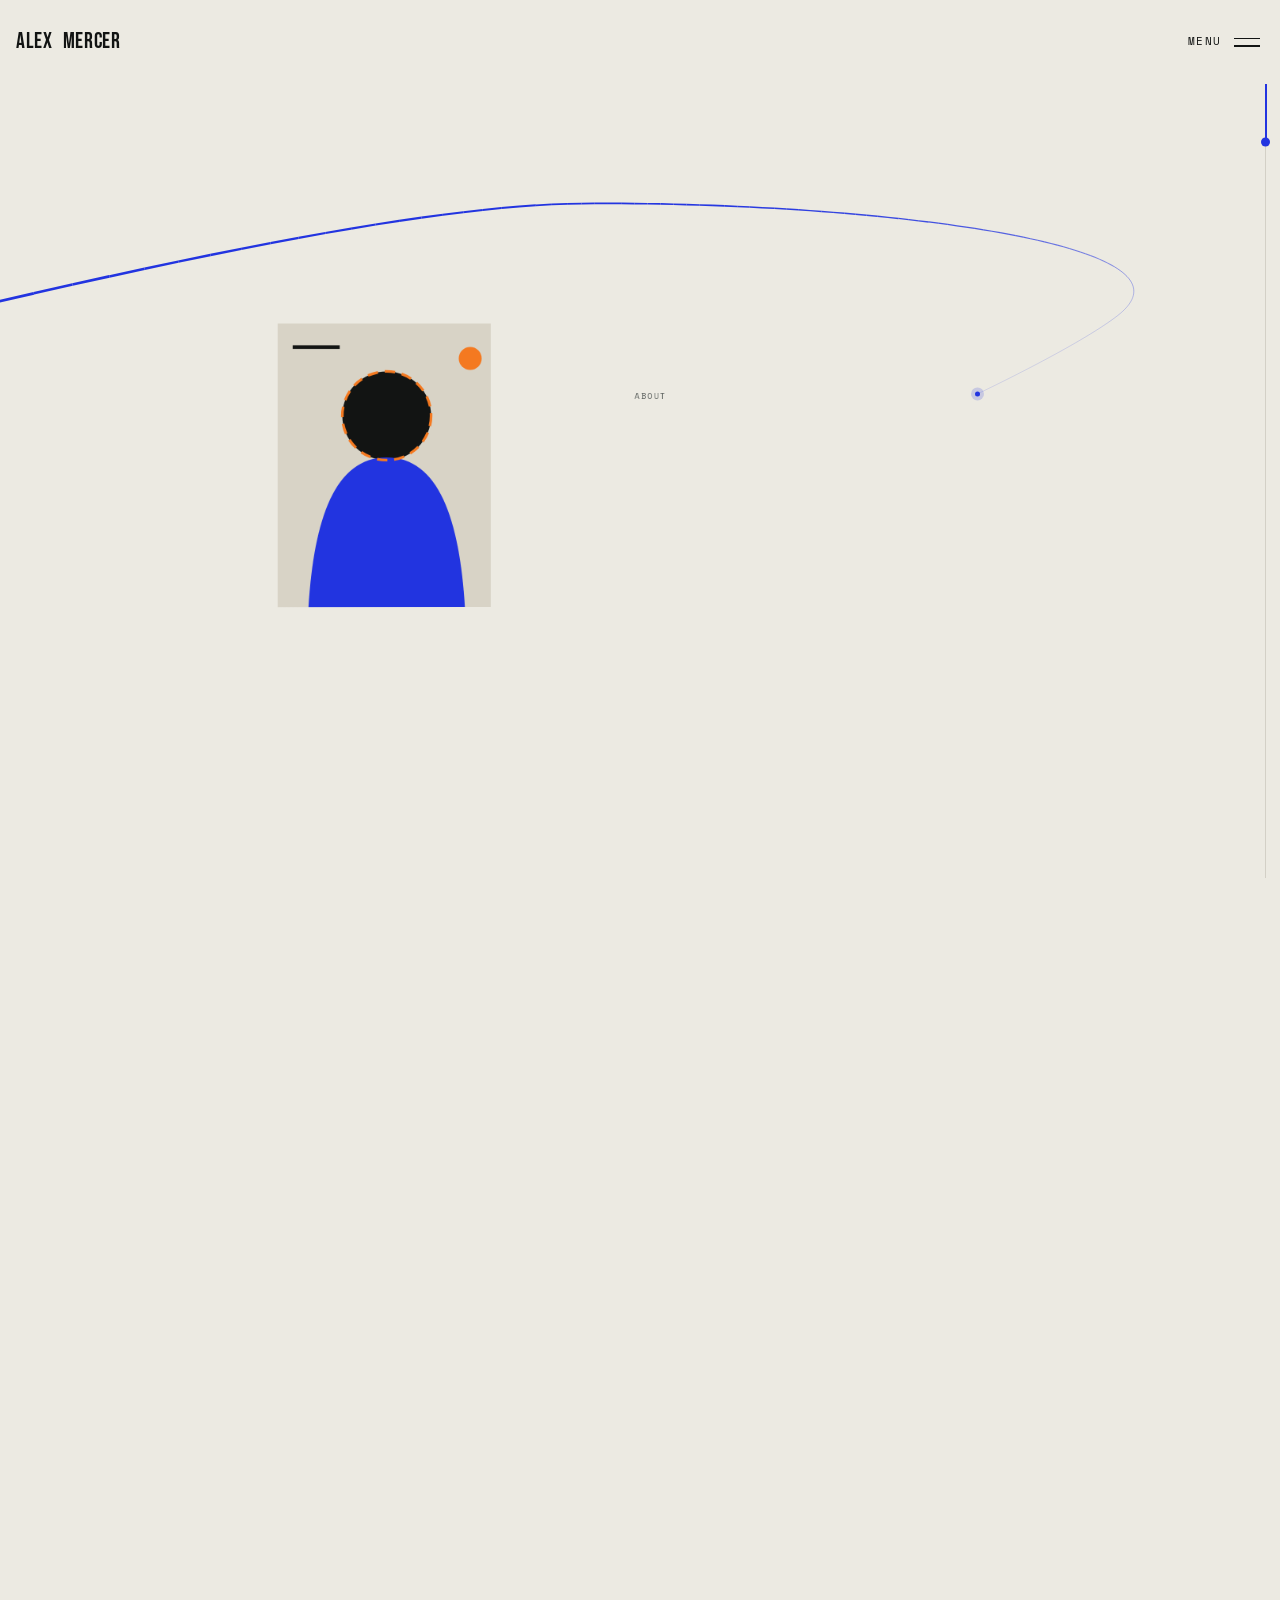
<file: docs/index.html>
<!DOCTYPE html>
<html lang="en-US">
<head>
<meta charset="UTF-8" />
<meta name="viewport" content="width=device-width, initial-scale=1" />
<link rel="profile" href="https://gmpg.org/xfn/11" />
<title>Alex Mercer</title>
<meta name='robots' content='max-image-preview:large' />
<link rel='dns-prefetch' href='http://fonts.googleapis.com/' />
<link rel="alternate" type="application/rss+xml" title="Alex Mercer &raquo; Feed" href="feed/index.html" />
<link rel="alternate" type="application/rss+xml" title="Alex Mercer &raquo; Comments Feed" href="comments/feed/index.html" />
<style id="wp-img-auto-sizes-contain-inline-css">
img:is([sizes=auto i],[sizes^="auto," i]){contain-intrinsic-size:3000px 1500px}
/*# sourceURL=wp-img-auto-sizes-contain-inline-css */
</style>
<style id="wp-emoji-styles-inline-css">

	img.wp-smiley, img.emoji {
		display: inline !important;
		border: none !important;
		box-shadow: none !important;
		height: 1em !important;
		width: 1em !important;
		margin: 0 0.07em !important;
		vertical-align: -0.1em !important;
		background: none !important;
		padding: 0 !important;
	}
/*# sourceURL=wp-emoji-styles-inline-css */
</style>
<style id="wp-block-library-inline-css">
:root{--wp-block-synced-color:#7a00df;--wp-block-synced-color--rgb:122,0,223;--wp-bound-block-color:var(--wp-block-synced-color);--wp-editor-canvas-background:#ddd;--wp-admin-theme-color:#007cba;--wp-admin-theme-color--rgb:0,124,186;--wp-admin-theme-color-darker-10:#006ba1;--wp-admin-theme-color-darker-10--rgb:0,107,160.5;--wp-admin-theme-color-darker-20:#005a87;--wp-admin-theme-color-darker-20--rgb:0,90,135;--wp-admin-border-width-focus:2px}@media (min-resolution:192dpi){:root{--wp-admin-border-width-focus:1.5px}}.wp-element-button{cursor:pointer}:root .has-very-light-gray-background-color{background-color:#eee}:root .has-very-dark-gray-background-color{background-color:#313131}:root .has-very-light-gray-color{color:#eee}:root .has-very-dark-gray-color{color:#313131}:root .has-vivid-green-cyan-to-vivid-cyan-blue-gradient-background{background:linear-gradient(135deg,#00d084,#0693e3)}:root .has-purple-crush-gradient-background{background:linear-gradient(135deg,#34e2e4,#4721fb 50%,#ab1dfe)}:root .has-hazy-dawn-gradient-background{background:linear-gradient(135deg,#faaca8,#dad0ec)}:root .has-subdued-olive-gradient-background{background:linear-gradient(135deg,#fafae1,#67a671)}:root .has-atomic-cream-gradient-background{background:linear-gradient(135deg,#fdd79a,#004a59)}:root .has-nightshade-gradient-background{background:linear-gradient(135deg,#330968,#31cdcf)}:root .has-midnight-gradient-background{background:linear-gradient(135deg,#020381,#2874fc)}:root{--wp--preset--font-size--normal:16px;--wp--preset--font-size--huge:42px}.has-regular-font-size{font-size:1em}.has-larger-font-size{font-size:2.625em}.has-normal-font-size{font-size:var(--wp--preset--font-size--normal)}.has-huge-font-size{font-size:var(--wp--preset--font-size--huge)}:root .has-text-align-center{text-align:center}:root .has-text-align-left{text-align:left}:root .has-text-align-right{text-align:right}.has-fit-text{white-space:nowrap!important}#end-resizable-editor-section{display:none}.aligncenter{clear:both}.items-justified-left{justify-content:flex-start}.items-justified-center{justify-content:center}.items-justified-right{justify-content:flex-end}.items-justified-space-between{justify-content:space-between}.screen-reader-text{word-wrap:normal!important;border:0;clip-path:inset(50%);height:1px;margin:-1px;overflow:hidden;padding:0;position:absolute;width:1px;word-break:normal!important}.screen-reader-text:focus{background-color:#ddd;clip-path:none;color:#444;display:block;font-size:1em;height:auto;left:5px;line-height:normal;padding:15px 23px 14px;text-decoration:none;top:5px;width:auto;z-index:100000}html :where(.has-border-color){border-style:solid}html :where([style^=border-color],[style*=";border-color"],[style*="; border-color"]){border-style:solid}html :where([style^=border-top-color],[style*=";border-top-color"],[style*="; border-top-color"]){border-top-style:solid}html :where([style^=border-right-color],[style*=";border-right-color"],[style*="; border-right-color"]){border-right-style:solid}html :where([style^=border-bottom-color],[style*=";border-bottom-color"],[style*="; border-bottom-color"]){border-bottom-style:solid}html :where([style^=border-left-color],[style*=";border-left-color"],[style*="; border-left-color"]){border-left-style:solid}html :where([style^=border-width],[style*=";border-width"],[style*="; border-width"]){border-style:solid}html :where([style^=border-top-width],[style*=";border-top-width"],[style*="; border-top-width"]){border-top-style:solid}html :where([style^=border-right-width],[style*=";border-right-width"],[style*="; border-right-width"]){border-right-style:solid}html :where([style^=border-bottom-width],[style*=";border-bottom-width"],[style*="; border-bottom-width"]){border-bottom-style:solid}html :where([style^=border-left-width],[style*=";border-left-width"],[style*="; border-left-width"]){border-left-style:solid}html :where(img[class*=wp-image-]){height:auto;max-width:100%}:where(figure){margin:0 0 1em}html :where(.is-position-sticky){--wp-admin--admin-bar--position-offset:var(--wp-admin--admin-bar--height,0px)}@media screen and (max-width:600px){html :where(.is-position-sticky){--wp-admin--admin-bar--position-offset:0px}}

/*# sourceURL=/wp-includes/css/dist/block-library/common.min.css */
</style>
<style id="classic-theme-styles-inline-css">
/*! This file is auto-generated */
.wp-block-button__link{color:#fff;background-color:#32373c;border-radius:9999px;box-shadow:none;text-decoration:none;padding:calc(.667em + 2px) calc(1.333em + 2px);font-size:1.125em}.wp-block-file__button{background:#32373c;color:#fff;text-decoration:none}
/*# sourceURL=/wp-includes/css/classic-themes.min.css */
</style>

<style id="global-styles-inline-css">
:root{--wp--preset--aspect-ratio--square: 1;--wp--preset--aspect-ratio--4-3: 4/3;--wp--preset--aspect-ratio--3-4: 3/4;--wp--preset--aspect-ratio--3-2: 3/2;--wp--preset--aspect-ratio--2-3: 2/3;--wp--preset--aspect-ratio--16-9: 16/9;--wp--preset--aspect-ratio--9-16: 9/16;--wp--preset--color--black: #000000;--wp--preset--color--cyan-bluish-gray: #abb8c3;--wp--preset--color--white: #ffffff;--wp--preset--color--pale-pink: #f78da7;--wp--preset--color--vivid-red: #cf2e2e;--wp--preset--color--luminous-vivid-orange: #ff6900;--wp--preset--color--luminous-vivid-amber: #fcb900;--wp--preset--color--light-green-cyan: #7bdcb5;--wp--preset--color--vivid-green-cyan: #00d084;--wp--preset--color--pale-cyan-blue: #8ed1fc;--wp--preset--color--vivid-cyan-blue: #0693e3;--wp--preset--color--vivid-purple: #9b51e0;--wp--preset--gradient--vivid-cyan-blue-to-vivid-purple: linear-gradient(135deg,rgb(6,147,227) 0%,rgb(155,81,224) 100%);--wp--preset--gradient--light-green-cyan-to-vivid-green-cyan: linear-gradient(135deg,rgb(122,220,180) 0%,rgb(0,208,130) 100%);--wp--preset--gradient--luminous-vivid-amber-to-luminous-vivid-orange: linear-gradient(135deg,rgb(252,185,0) 0%,rgb(255,105,0) 100%);--wp--preset--gradient--luminous-vivid-orange-to-vivid-red: linear-gradient(135deg,rgb(255,105,0) 0%,rgb(207,46,46) 100%);--wp--preset--gradient--very-light-gray-to-cyan-bluish-gray: linear-gradient(135deg,rgb(238,238,238) 0%,rgb(169,184,195) 100%);--wp--preset--gradient--cool-to-warm-spectrum: linear-gradient(135deg,rgb(74,234,220) 0%,rgb(151,120,209) 20%,rgb(207,42,186) 40%,rgb(238,44,130) 60%,rgb(251,105,98) 80%,rgb(254,248,76) 100%);--wp--preset--gradient--blush-light-purple: linear-gradient(135deg,rgb(255,206,236) 0%,rgb(152,150,240) 100%);--wp--preset--gradient--blush-bordeaux: linear-gradient(135deg,rgb(254,205,165) 0%,rgb(254,45,45) 50%,rgb(107,0,62) 100%);--wp--preset--gradient--luminous-dusk: linear-gradient(135deg,rgb(255,203,112) 0%,rgb(199,81,192) 50%,rgb(65,88,208) 100%);--wp--preset--gradient--pale-ocean: linear-gradient(135deg,rgb(255,245,203) 0%,rgb(182,227,212) 50%,rgb(51,167,181) 100%);--wp--preset--gradient--electric-grass: linear-gradient(135deg,rgb(202,248,128) 0%,rgb(113,206,126) 100%);--wp--preset--gradient--midnight: linear-gradient(135deg,rgb(2,3,129) 0%,rgb(40,116,252) 100%);--wp--preset--font-size--small: 13px;--wp--preset--font-size--medium: 20px;--wp--preset--font-size--large: 36px;--wp--preset--font-size--x-large: 42px;--wp--preset--spacing--20: 0.44rem;--wp--preset--spacing--30: 0.67rem;--wp--preset--spacing--40: 1rem;--wp--preset--spacing--50: 1.5rem;--wp--preset--spacing--60: 2.25rem;--wp--preset--spacing--70: 3.38rem;--wp--preset--spacing--80: 5.06rem;--wp--preset--shadow--natural: 6px 6px 9px rgba(0, 0, 0, 0.2);--wp--preset--shadow--deep: 12px 12px 50px rgba(0, 0, 0, 0.4);--wp--preset--shadow--sharp: 6px 6px 0px rgba(0, 0, 0, 0.2);--wp--preset--shadow--outlined: 6px 6px 0px -3px rgb(255, 255, 255), 6px 6px rgb(0, 0, 0);--wp--preset--shadow--crisp: 6px 6px 0px rgb(0, 0, 0);}.wp-block-button{--wp--preset--dimension--25: 25%;--wp--preset--dimension--50: 50%;--wp--preset--dimension--75: 75%;--wp--preset--dimension--100: 100%;}:where(body) { margin: 0; }:where(.is-layout-flex){gap: 0.5em;}:where(.is-layout-grid){gap: 0.5em;}body .is-layout-flex{display: flex;}.is-layout-flex{flex-wrap: wrap;align-items: center;}.is-layout-flex > :is(*, div){margin: 0;}body .is-layout-grid{display: grid;}.is-layout-grid > :is(*, div){margin: 0;}body{padding-top: 0px;padding-right: 0px;padding-bottom: 0px;padding-left: 0px;}:root :where(.wp-element-button, .wp-block-button__link){background-color: #32373c;border-width: 0;color: #fff;font-family: inherit;font-size: inherit;font-style: inherit;font-weight: inherit;letter-spacing: inherit;line-height: inherit;padding-top: calc(0.667em + 2px);padding-right: calc(1.333em + 2px);padding-bottom: calc(0.667em + 2px);padding-left: calc(1.333em + 2px);text-decoration: none;text-transform: inherit;}.has-black-color{color: var(--wp--preset--color--black) !important;}.has-cyan-bluish-gray-color{color: var(--wp--preset--color--cyan-bluish-gray) !important;}.has-white-color{color: var(--wp--preset--color--white) !important;}.has-pale-pink-color{color: var(--wp--preset--color--pale-pink) !important;}.has-vivid-red-color{color: var(--wp--preset--color--vivid-red) !important;}.has-luminous-vivid-orange-color{color: var(--wp--preset--color--luminous-vivid-orange) !important;}.has-luminous-vivid-amber-color{color: var(--wp--preset--color--luminous-vivid-amber) !important;}.has-light-green-cyan-color{color: var(--wp--preset--color--light-green-cyan) !important;}.has-vivid-green-cyan-color{color: var(--wp--preset--color--vivid-green-cyan) !important;}.has-pale-cyan-blue-color{color: var(--wp--preset--color--pale-cyan-blue) !important;}.has-vivid-cyan-blue-color{color: var(--wp--preset--color--vivid-cyan-blue) !important;}.has-vivid-purple-color{color: var(--wp--preset--color--vivid-purple) !important;}.has-black-background-color{background-color: var(--wp--preset--color--black) !important;}.has-cyan-bluish-gray-background-color{background-color: var(--wp--preset--color--cyan-bluish-gray) !important;}.has-white-background-color{background-color: var(--wp--preset--color--white) !important;}.has-pale-pink-background-color{background-color: var(--wp--preset--color--pale-pink) !important;}.has-vivid-red-background-color{background-color: var(--wp--preset--color--vivid-red) !important;}.has-luminous-vivid-orange-background-color{background-color: var(--wp--preset--color--luminous-vivid-orange) !important;}.has-luminous-vivid-amber-background-color{background-color: var(--wp--preset--color--luminous-vivid-amber) !important;}.has-light-green-cyan-background-color{background-color: var(--wp--preset--color--light-green-cyan) !important;}.has-vivid-green-cyan-background-color{background-color: var(--wp--preset--color--vivid-green-cyan) !important;}.has-pale-cyan-blue-background-color{background-color: var(--wp--preset--color--pale-cyan-blue) !important;}.has-vivid-cyan-blue-background-color{background-color: var(--wp--preset--color--vivid-cyan-blue) !important;}.has-vivid-purple-background-color{background-color: var(--wp--preset--color--vivid-purple) !important;}.has-black-border-color{border-color: var(--wp--preset--color--black) !important;}.has-cyan-bluish-gray-border-color{border-color: var(--wp--preset--color--cyan-bluish-gray) !important;}.has-white-border-color{border-color: var(--wp--preset--color--white) !important;}.has-pale-pink-border-color{border-color: var(--wp--preset--color--pale-pink) !important;}.has-vivid-red-border-color{border-color: var(--wp--preset--color--vivid-red) !important;}.has-luminous-vivid-orange-border-color{border-color: var(--wp--preset--color--luminous-vivid-orange) !important;}.has-luminous-vivid-amber-border-color{border-color: var(--wp--preset--color--luminous-vivid-amber) !important;}.has-light-green-cyan-border-color{border-color: var(--wp--preset--color--light-green-cyan) !important;}.has-vivid-green-cyan-border-color{border-color: var(--wp--preset--color--vivid-green-cyan) !important;}.has-pale-cyan-blue-border-color{border-color: var(--wp--preset--color--pale-cyan-blue) !important;}.has-vivid-cyan-blue-border-color{border-color: var(--wp--preset--color--vivid-cyan-blue) !important;}.has-vivid-purple-border-color{border-color: var(--wp--preset--color--vivid-purple) !important;}.has-vivid-cyan-blue-to-vivid-purple-gradient-background{background: var(--wp--preset--gradient--vivid-cyan-blue-to-vivid-purple) !important;}.has-light-green-cyan-to-vivid-green-cyan-gradient-background{background: var(--wp--preset--gradient--light-green-cyan-to-vivid-green-cyan) !important;}.has-luminous-vivid-amber-to-luminous-vivid-orange-gradient-background{background: var(--wp--preset--gradient--luminous-vivid-amber-to-luminous-vivid-orange) !important;}.has-luminous-vivid-orange-to-vivid-red-gradient-background{background: var(--wp--preset--gradient--luminous-vivid-orange-to-vivid-red) !important;}.has-very-light-gray-to-cyan-bluish-gray-gradient-background{background: var(--wp--preset--gradient--very-light-gray-to-cyan-bluish-gray) !important;}.has-cool-to-warm-spectrum-gradient-background{background: var(--wp--preset--gradient--cool-to-warm-spectrum) !important;}.has-blush-light-purple-gradient-background{background: var(--wp--preset--gradient--blush-light-purple) !important;}.has-blush-bordeaux-gradient-background{background: var(--wp--preset--gradient--blush-bordeaux) !important;}.has-luminous-dusk-gradient-background{background: var(--wp--preset--gradient--luminous-dusk) !important;}.has-pale-ocean-gradient-background{background: var(--wp--preset--gradient--pale-ocean) !important;}.has-electric-grass-gradient-background{background: var(--wp--preset--gradient--electric-grass) !important;}.has-midnight-gradient-background{background: var(--wp--preset--gradient--midnight) !important;}.has-small-font-size{font-size: var(--wp--preset--font-size--small) !important;}.has-medium-font-size{font-size: var(--wp--preset--font-size--medium) !important;}.has-large-font-size{font-size: var(--wp--preset--font-size--large) !important;}.has-x-large-font-size{font-size: var(--wp--preset--font-size--x-large) !important;}
/*# sourceURL=global-styles-inline-css */
</style>

<link rel='stylesheet' id='scrollhaus-fonts-css' href='https://fonts.googleapis.com/css2?family=Bebas+Neue&#038;family=DM+Serif+Display:ital@0;1&#038;family=Inter:wght@300;400;500;600&#038;family=Space+Mono:wght@400;700&#038;display=swap' media='all' />
<link rel='stylesheet' id='scrollhaus-style-css' href='wp-content/themes/scrollhaus/style.css' media='all' />
<link rel='stylesheet' id='scrollhaus-scene-css' href='wp-content/themes/scrollhaus/assets/css/scene.css' media='all' />
<link rel="alternate" title="JSON" type="application/json" href="wp-json/wp/v2/pages/30" /><meta name="generator" content="WordPress 7.1.5" />
<link rel="canonical" href="index.html" />
<style id="scrollhaus-customizer-css">
:root {
--bg: #ECEAE2;
--ink: #121413;
--line: #2234E0;
}
</style>
</head>
<body class="home wp-singular page-template-default page page-id-30 wp-embed-responsive wp-theme-scrollhaus">
<a class="screen-reader-text" href="index.html#world">Skip to content</a>

<header class="bar">
    <a class="mark" href="index.html" rel="home">Alex <span>Mercer</span></a>    <button class="burger" id="burger" type="button" aria-expanded="false" aria-controls="menu">
        <span class="mono" style="color:inherit">Menu</span>
        <i aria-hidden="true"></i>
    </button>
</header>

<nav id="menu" aria-label="Main">
                    <ol>
                                                        <li>
                    <a href="index.html#about" data-go="about">
                        <span class="mono">01</span>
                        <span class="d">About</span>
                    </a>
                </li>
                                            <li>
                    <a href="index.html#journey" data-go="journey">
                        <span class="mono">02</span>
                        <span class="d">Journey</span>
                    </a>
                </li>
                                            <li>
                    <a href="index.html#services" data-go="services">
                        <span class="mono">03</span>
                        <span class="d">What I Do</span>
                    </a>
                </li>
                                            <li>
                    <a href="index.html#work" data-go="work">
                        <span class="mono">04</span>
                        <span class="d">Work</span>
                    </a>
                </li>
                                            <li>
                    <a href="index.html#contact" data-go="contact">
                        <span class="mono">05</span>
                        <span class="d">Contact</span>
                    </a>
                </li>
                    </ol>
        <div class="menu-sub">
                            <a href="index.html%3Fp=28.html">Services</a>
                            <a href="index.html%3Fp=29.html">FAQ</a>
                <a href="work/index.html">All Work</a>
    </div>
</nav>

<canvas id="cv" aria-hidden="true"></canvas>

<main id="world">

        <section class="st" id="hero" data-label="Home" data-gap="0" data-hold=".45" data-a="0.455,0" data-ma="0.46,-0.04">
        <div class="el" data-p="0,-0.06" data-mp="0,-0.06" data-z="0" data-f="0,0.05">
            <h1 class="d bb h-name intro split">Alex Mercer</h1>
        </div>
        <div class="el" data-p="-0.31,0.34" data-mp="-0.02,0.24" data-z="-.12" data-f="-.1,.1">
            <div class="h-cap">
                <span class="mono">
                    Brand Designer &amp; Art Director                                            &middot; Since 2012                                                                &middot; Portland, Oregon                                    </span>
                <p class="lede"></p>
            </div>
        </div>
        <div class="el" data-p="0.4,0.36" data-mp="0.3,0.38" data-z="-.2" data-f="0,0">
            <button type="button" class="h-cue" data-go="about" aria-label="Scroll to explore">
                <i></i>
                <span class="mono">Scroll<span class="cue-x"> to explore</span></span>
            </button>
        </div>
    </section>

        <section class="st" id="about" data-label="About" data-gap="3.2" data-hold=".85" data-a="-0.06,-0.36" data-ma="0.38,-0.36">
        <div class="el" data-p="-0.24,0.02" data-mp="0,-0.19" data-z=".2" data-f="-.35,.05" data-r="10">
            <figure class="ab-fig" style="margin:0">
                <img src="wp-content/themes/scrollhaus/assets/demo/portrait.svg" alt="Alex Mercer" loading="eager" />
            </figure>
        </div>
        <div class="el" data-p="0.14,-0.06" data-mp="0,0.2" data-z="-.08" data-f=".3,0" data-r="-8">
            <div class="ab-txt">
                <span class="mono">About</span>
                <p class="d bb ab-big split"></p>
                <p class="lede"></p>
                            </div>
        </div>
    </section>

        <section class="st" id="numbers" data-dark="1" data-label="By the numbers" data-gap="3" data-hold=".7" data-a="0,0.36" data-ma="-0.4,0.42">
                                        <div class="el" data-p="-0.3,-0.04" data-mp="-0.12,-0.27" data-z=".55" data-f="-.2,-.1">
                <div class="num">
                    <span class="mono">Designing since</span>
                    <p class="d t1">
                        2012                    </p>
                </div>
            </div>
                                <div class="el" data-p="0.04,0.12" data-mp="0.08,0" data-z="0" data-f="0,.15">
                <div class="num">
                    <span class="mono">Projects shipped</span>
                    <p class="d t1">
                        <span id="count" data-target="180">180</span>+                    </p>
                </div>
            </div>
                                <div class="el" data-p="0.33,-0.14" data-mp="-0.12,0.27" data-z="-.22" data-f=".25,-.1">
                <div class="num">
                    <span class="mono">Awards &amp; mentions</span>
                    <p class="d t1">
                        14                    </p>
                </div>
            </div>
            </section>

        <section class="st" id="journey" data-label="Journey" data-gap="3" data-hold=".5" data-a="0,0.3" data-ma="-0.38,0.3">
        <div class="el" data-p="0,-0.06" data-mp="0,-0.08" data-z="0" data-f="0,.1">
            <p class="d bb jr-h split">The journey</p>
        </div>
        <div class="el" data-p="0.12,0.15" data-mp="0.05,0.12" data-z="-.15" data-f=".1,0">
            <p class="d bb jr-sub">so far</p>
        </div>
    </section>

                    <section class="st ms-st" data-label="Journey" data-gap="1.35" data-hold=".32" data-ease=".55" data-a="0,0.3" data-ma="-0.38,-0.03">
            <div class="el" data-p="0,0.3" data-mp="-0.38,-0.03" data-z="0" data-f="0,0">
                <i class="node" aria-hidden="true"></i>
            </div>
            <div class="el" data-p="-0.2,-0.05" data-mp="0.08,-0.12" data-z=".25" data-f="-0.25,0">
                <p class="d yr">2012</p>
            </div>
            <div class="el" data-p="0.2,0.04" data-mp="0.08,0.165" data-z="-.1" data-f="0.2,0">
                <div class="ms">
                    <span class="mono">First studio job</span>
                    <p>Started as a junior designer at a small Portland studio and fell for identity work.</p>
                </div>
            </div>
        </section>
                    <section class="st ms-st" data-label="Journey" data-gap="1.35" data-hold=".32" data-ease=".55" data-a="0,0.3" data-ma="-0.38,-0.03">
            <div class="el" data-p="0,0.3" data-mp="-0.38,-0.03" data-z="0" data-f="0,0">
                <i class="node" aria-hidden="true"></i>
            </div>
            <div class="el" data-p="0.2,-0.05" data-mp="0.08,-0.12" data-z=".25" data-f="0.25,0">
                <p class="d yr">2015</p>
            </div>
            <div class="el" data-p="-0.2,0.04" data-mp="0.08,0.165" data-z="-.1" data-f="-0.2,0">
                <div class="ms">
                    <span class="mono">Senior designer</span>
                    <p>Led rebrands for regional clients and learned to present work that survives the room.</p>
                </div>
            </div>
        </section>
                    <section class="st ms-st" data-label="Journey" data-gap="1.35" data-hold=".32" data-ease=".55" data-a="0,0.3" data-ma="-0.38,-0.03">
            <div class="el" data-p="0,0.3" data-mp="-0.38,-0.03" data-z="0" data-f="0,0">
                <i class="node" aria-hidden="true"></i>
            </div>
            <div class="el" data-p="-0.2,-0.05" data-mp="0.08,-0.12" data-z=".25" data-f="-0.25,0">
                <p class="d yr">2018</p>
            </div>
            <div class="el" data-p="0.2,0.04" data-mp="0.08,0.165" data-z="-.1" data-f="0.2,0">
                <div class="ms">
                    <span class="mono">Went independent</span>
                    <p>Traded the studio desk for a home office, a short client list and long-term relationships.</p>
                </div>
            </div>
        </section>
                    <section class="st ms-st" data-label="Journey" data-gap="1.35" data-hold=".32" data-ease=".55" data-a="0,0.3" data-ma="-0.38,-0.03">
            <div class="el" data-p="0,0.3" data-mp="-0.38,-0.03" data-z="0" data-f="0,0">
                <i class="node" aria-hidden="true"></i>
            </div>
            <div class="el" data-p="0.2,-0.05" data-mp="0.08,-0.12" data-z=".25" data-f="0.25,0">
                <p class="d yr">2022</p>
            </div>
            <div class="el" data-p="-0.2,0.04" data-mp="0.08,0.165" data-z="-.1" data-f="-0.2,0">
                <div class="ms">
                    <span class="mono">Founded a small studio</span>
                    <p>Brought in collaborators — a photographer, a writer and a developer — under one roof.</p>
                </div>
            </div>
        </section>
                    <section class="st ms-st" data-label="Journey" data-gap="1.35" data-hold=".32" data-ease=".55" data-a="0,0.3" data-ma="-0.38,-0.03">
            <div class="el" data-p="0,0.3" data-mp="-0.38,-0.03" data-z="0" data-f="0,0">
                <i class="node" aria-hidden="true"></i>
            </div>
            <div class="el" data-p="-0.2,-0.05" data-mp="0.08,-0.12" data-z=".25" data-f="-0.25,0">
                <p class="d yr">2026</p>
            </div>
            <div class="el" data-p="0.2,0.04" data-mp="0.08,0.165" data-z="-.1" data-f="0.2,0">
                <div class="ms">
                    <span class="mono">Today</span>
                    <p>Still designing, still learning. Booking new identity and art-direction projects for next season.</p>
                </div>
            </div>
        </section>
    
        <section class="st svc-st" id="services" data-dark="1" data-label="What I do" data-gap="3" data-hold="1.1" data-a="0.46,-0.21" data-ma="0.46,-0.25">
        <div class="el" data-p="0,-0.33" data-mp="0,-0.37" data-z=".35" data-f="0,-.1">
            <p class="d bb svc-h split">What I do</p>
        </div>
        <div class="el" data-p="0,0.1" data-mp="0,0.08" data-z="-.05" data-f="0,.1">
            <div class="svc-grid">
                                    <div class="svc">
                        <p class="d">Brand Identity</p>
                                                    <ul>
                                                                    <li>Logo design</li>
                                                                    <li>Typography and colour systems</li>
                                                                    <li>Guidelines and brand playbooks</li>
                                                            </ul>
                                            </div>
                                    <div class="svc">
                        <p class="d">Art Direction</p>
                                                    <ul>
                                                                    <li>Campaign concepts</li>
                                                                    <li>Art direction and imagery</li>
                                                                    <li>Set and shoot direction</li>
                                                            </ul>
                                            </div>
                                    <div class="svc">
                        <p class="d">Print &amp; Editorial</p>
                                                    <ul>
                                                                    <li>Brand books</li>
                                                                    <li>Brochures and collateral</li>
                                                                    <li>Editorial design and layouts</li>
                                                            </ul>
                                            </div>
                                    <div class="svc">
                        <p class="d">Web &amp; Digital</p>
                                                    <ul>
                                                                    <li>Web design</li>
                                                                    <li>Digital assets and social</li>
                                                                    <li>Presentation design</li>
                                                            </ul>
                                            </div>
                                    <div class="svc">
                        <p class="d">Brand Strategy</p>
                                                    <ul>
                                                                    <li>Positioning and differentiation</li>
                                                                    <li>Audience definition</li>
                                                                    <li>Voice</li>
                                                                    <li>mission and vision</li>
                                                            </ul>
                                            </div>
                            </div>
        </div>
    </section>

            <section class="st" id="work" data-label="Work" data-gap="3" data-hold=".55" data-a="0.4,0.26" data-ma="0.4,0.3">
        <div class="el" data-p="-0.12,-0.13" data-mp="-0.05,-0.064" data-z=".3" data-f="-.15,0">
            <p class="d bb wk-h split">Selected</p>
        </div>
                    <div class="el" data-p="0.14,0.11" data-mp="0.04,0.064" data-z="0" data-f=".15,0">
                <p class="d bb wk-h split">Work</p>
            </div>
                <div class="el" data-p="-0.3,0.4" data-mp="0,0.3" data-z="-.15" data-f="0,0">
            <span class="mono">
                6 projects            </span>
        </div>
    </section>

                                                <section class="st" id="project-marrow" data-label="Work" data-gap="2.2" data-hold=".38" data-ease=".5" data-a="0.05,0.3" data-ma=".43,.36">
                <div class="el" data-p="-0.22,-0.02" data-mp="0,-.02" data-f="-.25,0" data-r="18">
                    <a href="index.html%3Fp=4.html" class="card l" style="width:clamp(260px,30vw,560px)">
                        <span class="fig" style="--ar:4/3"><img src="wp-content/uploads/2026/11/project-1.svg" alt="Marrow" loading="lazy" decoding="async" /></span>
                        <span class="meta"><span class="mono">01 / 06</span></span>
                        <span class="d">Marrow</span>
                        <span class="mono open">View project<i aria-hidden="true"></i></span>
                    </a>
                </div>
            </section>
                                            <section class="st" id="project-northpeak-outdoors" data-label="Work" data-gap="1.55" data-hold=".38" data-ease=".5" data-a="-0.02,-0.3" data-ma="-.43,.36">
                <div class="el" data-p="0.21,0.05" data-mp="0,-.02" data-f=".25,0" data-r="-18">
                    <a href="index.html%3Fp=8.html" class="card r" style="width:clamp(260px,30vw,560px)">
                        <span class="fig" style="--ar:4/3"><img src="wp-content/uploads/2026/11/project-2-1.svg" alt="Northpeak Outdoors" loading="lazy" decoding="async" /></span>
                        <span class="meta"><span class="mono">02 / 06</span></span>
                        <span class="d">Northpeak Outdoors</span>
                        <span class="mono open">View project<i aria-hidden="true"></i></span>
                    </a>
                </div>
            </section>
                                            <section class="st" id="project-lumen-gallery" data-label="Work" data-gap="1.55" data-hold=".38" data-ease=".5" data-a="0.26,0.34" data-ma=".43,.36">
                <div class="el" data-p="-0.18,0" data-mp="0,-.02" data-f="-.25,0" data-r="18">
                    <a href="index.html%3Fp=12.html" class="card l" style="width:clamp(280px,34vw,640px)">
                        <span class="fig" style="--ar:16/9"><img src="wp-content/uploads/2026/11/project-3-1.svg" alt="Lumen Gallery" loading="lazy" decoding="async" /></span>
                        <span class="meta"><span class="mono">03 / 06</span></span>
                        <span class="d">Lumen Gallery</span>
                        <span class="mono open">View project<i aria-hidden="true"></i></span>
                    </a>
                </div>
            </section>
                                            <section class="st" id="project-fern-botanics" data-label="Work" data-gap="1.55" data-hold=".38" data-ease=".5" data-a="0,0.32" data-ma="-.43,.36">
                <div class="el" data-p="0.19,-0.04" data-mp="0,-.02" data-f=".25,0" data-r="-18">
                    <a href="index.html%3Fp=16.html" class="card r" style="width:clamp(280px,34vw,640px)">
                        <span class="fig" style="--ar:16/9"><img src="wp-content/uploads/2026/11/project-4-1.svg" alt="Fern Botanics" loading="lazy" decoding="async" /></span>
                        <span class="meta"><span class="mono">04 / 06</span></span>
                        <span class="d">Fern Botanics</span>
                        <span class="mono open">View project<i aria-hidden="true"></i></span>
                    </a>
                </div>
            </section>
                                            <section class="st" id="project-tempo-studio" data-label="Work" data-gap="1.55" data-hold=".38" data-ease=".5" data-a="0.04,-0.3" data-ma=".43,.36">
                <div class="el" data-p="-0.24,0.03" data-mp="0,-.02" data-f="-.25,0" data-r="18">
                    <a href="index.html%3Fp=20.html" class="card l" style="width:clamp(230px,25vw,460px)">
                        <span class="fig" style="--ar:3/2"><img src="wp-content/uploads/2026/11/project-5-1.svg" alt="Tempo Studio" loading="lazy" decoding="async" /></span>
                        <span class="meta"><span class="mono">05 / 06</span></span>
                        <span class="d">Tempo Studio</span>
                        <span class="mono open">View project<i aria-hidden="true"></i></span>
                    </a>
                </div>
            </section>
                                            <section class="st" id="project-halcyon-press" data-label="Work" data-gap="1.55" data-hold=".38" data-ease=".5" data-a="-0.12,0.36" data-ma="-.43,.36">
                <div class="el" data-p="0.23,0" data-mp="0,-.02" data-f=".25,0" data-r="-18">
                    <a href="index.html%3Fp=24.html" class="card r" style="width:clamp(230px,25vw,460px)">
                        <span class="fig" style="--ar:3/2"><img src="wp-content/uploads/2026/11/project-6-2.svg" alt="Halcyon Press" loading="lazy" decoding="async" /></span>
                        <span class="meta"><span class="mono">06 / 06</span></span>
                        <span class="d">Halcyon Press</span>
                        <span class="mono open">View project<i aria-hidden="true"></i></span>
                    </a>
                </div>
            </section>
                                
        <section class="st" id="contact" data-label="Contact" data-gap="3.4" data-hold="1.2" data-a="0.44,-0.07" data-ma="0.47,-0.07" data-end="1">
        <div class="el" data-p="0,-0.06" data-mp="0,-0.06" data-z="0" data-f="0,0">
            <div class="ct-wrap">
                <h2 class="d bb ct-one split"></h2>
            </div>
        </div>
        <div class="el" data-p="0,0.13" data-mp="0,0.1" data-z="-.12" data-f="0,.1">
            <div class="ct-row">
                <span class="ct-mail" id="mail">hello@example.com</span>
                <button class="pill" id="copy" type="button"></button>
            </div>
        </div>
        <div class="el" data-p="0,0.34" data-mp="0,0.32" data-z="-.2" data-f="0,.1">
            <div style="display:grid;gap:14px;justify-items:center;text-align:center">
                <p class="lede" style="max-width:52ch"></p>
                <div class="ct-foot mono">
                                    </div>
            </div>
        </div>
    </section>

</main>

<div id="spacer" aria-hidden="true"></div>

<div id="hud" class="mono" aria-hidden="true">
    <div class="trk"><i></i></div>
    <div id="ticks"></div>
    <i class="hd"></i>
    <div class="lb">
        <span id="hudn">01</span>
        <b id="hudl">Home</b>
    </div>
</div>

<footer class="site-foot">
    <span>&copy; 2026 Alex Mercer</span>
            </footer>
<script type="speculationrules">
{"prefetch":[{"source":"document","where":{"and":[{"href_matches":"/*"},{"not":{"href_matches":["/wp-*.php","/wp-admin/*","/wp-content/uploads/*","/wp-content/*","/wp-content/plugins/*","/wp-content/themes/scrollhaus/*","/*\\?(.+)"]}},{"not":{"selector_matches":"a[rel~=\"nofollow\"]"}},{"not":{"selector_matches":".no-prefetch, .no-prefetch a"}}]},"eagerness":"conservative"}]}
</script>
<script id="scrollhaus-scene-js-extra">
var scrollhausScene = {"line":"#2234E0","lineRgb":[34,52,224],"homeUrl":"/scrollhaus-wordpress-theme/"};
//# sourceURL=scrollhaus-scene-js-extra
</script>
<script data-wp-strategy="defer" defer id="scrollhaus-scene-js" src="wp-content/themes/scrollhaus/assets/js/scene.js"></script>
<script id="wp-emoji-settings" type="application/json">
{"baseUrl":"https://s.w.org/images/core/emoji/17.0.2/72x72/","ext":".png","svgUrl":"https://s.w.org/images/core/emoji/17.0.2/svg/","svgExt":".svg","source":{"concatemoji":"/scrollhaus-wordpress-theme/wp-includes/js/wp-emoji-release.min.js?ver=7.1.5"}}
</script>
<script type="module">
/*! This file is auto-generated */
var e="script#wp-emoji-settings",t=document.querySelector(e);if(!(t instanceof HTMLScriptElement))throw new Error("Element missing: "+e);const r=JSON.parse(t.text),s=(window._wpemojiSettings=r,"wpEmojiSettingsSupports"),o=["flag","emoji"];function i(e){try{var t={supportTests:e,timestamp:(new Date).valueOf()};sessionStorage.setItem(s,JSON.stringify(t))}catch(e){}}function c(e,t,n){e.clearRect(0,0,e.canvas.width,e.canvas.height),e.fillText(t,0,0);t=new Uint32Array(e.getImageData(0,0,e.canvas.width,e.canvas.height).data);e.clearRect(0,0,e.canvas.width,e.canvas.height),e.fillText(n,0,0);const r=new Uint32Array(e.getImageData(0,0,e.canvas.width,e.canvas.height).data);return t.every((e,t)=>e===r[t])}function p(e,t){e.clearRect(0,0,e.canvas.width,e.canvas.height),e.fillText(t,0,0);var n=e.getImageData(16,16,1,1);for(let e=0;e<n.data.length;e++)if(0!==n.data[e])return!1;return!0}function u(e,t,n,r){switch(t){case"flag":return n(e,"\ud83c\udff3\ufe0f\u200d\u26a7\ufe0f","\ud83c\udff3\ufe0f\u200b\u26a7\ufe0f")?!1:!n(e,"\ud83c\udde8\ud83c\uddf6","\ud83c\udde8\u200b\ud83c\uddf6")&&!n(e,"\ud83c\udff4\udb40\udc67\udb40\udc62\udb40\udc65\udb40\udc6e\udb40\udc67\udb40\udc7f","\ud83c\udff4\u200b\udb40\udc67\u200b\udb40\udc62\u200b\udb40\udc65\u200b\udb40\udc6e\u200b\udb40\udc67\u200b\udb40\udc7f");case"emoji":return!r(e,"\ud83e\u1fac8")}return!1}function f(e,t,n,r){let a;const s=(a="undefined"!=typeof WorkerGlobalScope&&self instanceof WorkerGlobalScope?new OffscreenCanvas(300,150):document.createElement("canvas")).getContext("2d",{willReadFrequently:!0}),o=(s.textBaseline="top",s.font="600 32px Arial",{});return e.forEach(e=>{o[e]=t(s,e,n,r)}),o}function a(e){var t=document.createElement("script");t.src=e,t.defer=!0,document.head.appendChild(t)}r.supports={everything:!0,everythingExceptFlag:!0},new Promise(t=>{let n=function(){try{var e=JSON.parse(sessionStorage.getItem(s));if("object"==typeof e&&"number"==typeof e.timestamp&&(new Date).valueOf()<e.timestamp+604800&&"object"==typeof e.supportTests)return e.supportTests}catch(e){}return null}();if(!n){if("undefined"!=typeof Worker&&"undefined"!=typeof OffscreenCanvas&&"undefined"!=typeof URL&&URL.createObjectURL&&"undefined"!=typeof Blob)try{var e="postMessage("+f.toString()+"("+[JSON.stringify(o),u.toString(),c.toString(),p.toString()].join(",")+"));",r=new Blob([e],{type:"text/javascript"});const a=new Worker(URL.createObjectURL(r),{name:"wpTestEmojiSupports"});return void(a.onmessage=e=>{i(n=e.data),a.terminate(),t(n)})}catch(e){}i(n=f(o,u,c,p))}t(n)}).then(e=>{for(const n in e)r.supports[n]=e[n],r.supports.everything=r.supports.everything&&r.supports[n],"flag"!==n&&(r.supports.everythingExceptFlag=r.supports.everythingExceptFlag&&r.supports[n]);var t;r.supports.everythingExceptFlag=r.supports.everythingExceptFlag&&!r.supports.flag,r.supports.everything||((t=r.source||{}).concatemoji?a(t.concatemoji):t.wpemoji&&t.twemoji&&(a(t.twemoji),a(t.wpemoji)))});
//# sourceURL=/scrollhaus-wordpress-theme/wp-includes/js/wp-emoji-loader.min.js
</script>
</body>
</html>
</file>
<file: docs/wp-content/themes/scrollhaus/style.css>
/*
Theme Name: Scrollhaus
Theme URI: https://ceriumwebdevelopment.com/themes/scrollhaus
Author: Cerium Web Development
Author URI: https://ceriumwebdevelopment.com
Description: Scrollhaus is a scroll-driven portfolio theme for designers, photographers, illustrators and freelancers. A cinematic homepage flies visitors along a hand-drawn line through your story, your numbers, your journey, your services and your selected work — while projects, pages and posts stay fast, editable and familiar WordPress underneath.
Version: 1.0.0
Requires at least: 6.3
Tested up to: 6.7
Requires PHP: 7.4
License: GNU General Public License v2 or later
License URI: https://www.gnu.org/licenses/gpl-2.0.html
Text Domain: scrollhaus
Tags: portfolio, one-column, custom-colors, custom-logo, custom-menu, featured-images, theme-options, translation-ready, blog
*/

/* ---------------------------------------------------------------------------
   Scrollhaus base styles.
   Front-page scroll-scene styles live in assets/css/scene.css and are only
   loaded where the scene runs. Everything a normal page needs lives here.
   --------------------------------------------------------------------------- */

:root {
    --bg: #ECEAE2;
    --ink: #121413;
    --muted: #5E6360;
    --hair: #D3D0C6;
    --line: #2234E0;
    --orange: #F47920;
    --black: #0A0A0A;
    --display: "Bebas Neue", "Arial Narrow", Impact, sans-serif;
    --body: "Inter", ui-sans-serif, system-ui, sans-serif;
    --mono: "Space Mono", ui-monospace, Menlo, monospace;
    --serif: "DM Serif Display", Georgia, serif;
    --gut: max(16px, env(safe-area-inset-left, 0px));
    --gutR: max(16px, env(safe-area-inset-right, 0px));
}

* { box-sizing: border-box; }

html { background: var(--bg); }

body {
    background: var(--bg);
    color: var(--ink);
    font-family: var(--body);
    font-size: 16px;
    line-height: 1.55;
    margin: 0;
    -webkit-font-smoothing: antialiased;
    padding-left: var(--gut);
    padding-right: var(--gutR);
}

img { max-width: 100%; height: auto; display: block; }
button { font: inherit; color: inherit; background: none; border: 0; padding: 0; cursor: pointer; }
a { color: inherit; }
a:hover { color: var(--line); }
:focus-visible { outline: 2px solid var(--line); outline-offset: 4px; border-radius: 2px; }

.d {
    font-family: var(--display);
    font-weight: 400;
    font-synthesis: none;
    text-transform: uppercase;
    line-height: .86;
    letter-spacing: 0;
    margin: 0;
    white-space: nowrap;
}
.bb { font-family: var(--display); }
.mono {
    font-family: var(--mono);
    font-size: 11px;
    letter-spacing: .14em;
    text-transform: uppercase;
    color: var(--muted);
    font-weight: 400;
}
.lede { font-size: clamp(15px, 1.15vw, 18px); line-height: 1.6; max-width: 34ch; color: var(--ink); margin: 0; }
.small { font-size: 14px; line-height: 1.55; color: var(--muted); margin: 0; }

.screen-reader-text {
    border: 0; clip: rect(1px, 1px, 1px, 1px); clip-path: inset(50%);
    height: 1px; margin: -1px; overflow: hidden; padding: 0;
    position: absolute; width: 1px; word-wrap: normal !important;
}
.screen-reader-text:focus {
    background: var(--ink); color: var(--bg); clip: auto; clip-path: none;
    height: auto; width: auto; padding: 12px 18px; z-index: 100; top: 8px; left: 8px;
}

/* --- Top bar + overlay menu --------------------------------------------- */

.bar {
    position: fixed; z-index: 40; top: 0; left: 0; right: 0;
    display: flex; justify-content: space-between; align-items: center;
    padding: calc(env(safe-area-inset-top, 0px) + 20px) var(--gutR) 0 var(--gut);
    pointer-events: none;
}
.bar > * { pointer-events: auto; }
.admin-bar .bar { top: 32px; }
@media (max-width: 782px) { .admin-bar .bar { top: 46px; } }

.mark {
    font-family: var(--display); font-weight: 400; font-synthesis: none;
    font-size: 22px; letter-spacing: .03em; text-transform: uppercase;
    line-height: 1; text-decoration: none; display: inline-flex; align-items: center; gap: 10px;
}
.mark img { max-height: 34px; width: auto; }
.mark:hover { color: inherit; }

.burger { display: flex; align-items: center; gap: 12px; min-height: 44px; padding: 0 4px; }
.burger i { display: block; width: 26px; height: 9px; position: relative; }
.burger i:before, .burger i:after {
    content: ""; position: absolute; left: 0; right: 0; height: 1.5px;
    background: var(--ink); transition: transform .5s cubic-bezier(.7, 0, .2, 1);
}
.burger i:before { top: 0; }
.burger i:after { bottom: 0; }
.menu-open .burger i:before { transform: translateY(3.75px) rotate(45deg); }
.menu-open .burger i:after { transform: translateY(-3.75px) rotate(-45deg); }
.menu-open .burger, .menu-open .mark { color: var(--bg); }
.menu-open .burger i:before, .menu-open .burger i:after { background: var(--bg); }

#menu {
    position: fixed; inset: 0; z-index: 35; background: var(--ink); color: var(--bg);
    display: flex; flex-direction: column; justify-content: flex-start;
    padding: calc(env(safe-area-inset-top, 0px) + 96px) var(--gutR) 40px var(--gut);
    overflow: auto;
    clip-path: circle(0% at calc(100% - 40px) 40px);
    transition: clip-path .9s cubic-bezier(.7, 0, .2, 1);
    visibility: hidden;
}
.menu-open #menu { clip-path: circle(150% at calc(100% - 40px) 40px); visibility: visible; }
#menu .menu-sub { display: flex; gap: 26px; flex-wrap: wrap; margin-top: clamp(18px, 3vh, 34px); padding-left: 2px; }
#menu .menu-sub a { color: #9aa09c; text-decoration: none; letter-spacing: .14em; text-transform: uppercase; font-size: 12px; font-family: var(--mono); }
#menu .menu-sub a:hover { color: var(--line); }
#menu ol, #menu ul.menu-list { list-style: none; margin: 0; padding: 0; display: grid; gap: clamp(2px, .6vw, 8px); }
#menu li { overflow: hidden; }
#menu li > a {
    display: flex; align-items: baseline; gap: 20px; text-decoration: none;
    transform: translateY(110%); transition: transform .9s cubic-bezier(.2, .8, .2, 1);
}
.menu-open #menu li > a { transform: none; }
#menu li:nth-child(2) > a { transition-delay: .06s; }
#menu li:nth-child(3) > a { transition-delay: .12s; }
#menu li:nth-child(4) > a { transition-delay: .18s; }
#menu li:nth-child(5) > a { transition-delay: .24s; }
#menu li:nth-child(6) > a { transition-delay: .3s; }
#menu .d { font-size: clamp(52px, min(7.6vw, 11.5vh), 128px); transition: color .4s; }
#menu a:hover .d { color: var(--line); }
#menu .mono { color: #9aa09c; }
.burger:focus, .burger:focus-visible, #menu a:focus, #menu a:focus-visible { outline: none; }

/* --- Generic content pages ---------------------------------------------- */

.page-main { max-width: 860px; margin: 0 auto; padding: 16vh max(4px, 1vw) 10vh; }
.page-main.wide { max-width: 1200px; }
.entry-title {
    font-family: var(--display); font-weight: 400; text-transform: uppercase;
    font-size: clamp(56px, 9vw, 120px); line-height: .9; margin: .2em 0 .35em;
}
.entry-content { font-size: 17px; line-height: 1.65; }
.entry-content h2 {
    font-family: var(--display); font-weight: 400; text-transform: uppercase;
    font-size: clamp(32px, 4.4vw, 52px); line-height: 1; margin: 2em 0 .5em;
}
.entry-content h3 { font-size: 19px; margin: 1.4em 0 .3em; }
.entry-content a { color: var(--line); }
.entry-content ul, .entry-content ol { padding-left: 1.2em; }
.entry-content blockquote {
    font-family: var(--serif); font-size: clamp(20px, 2vw, 26px); line-height: 1.4;
    margin: 1.4em 0; padding-left: 20px; border-left: 2px solid var(--line);
}
.k { font-family: var(--mono); font-size: 12px; letter-spacing: .16em; text-transform: uppercase; color: var(--muted); }

.cta {
    display: inline-block; margin-top: 2.4em; background: var(--ink); color: var(--bg);
    text-decoration: none; padding: 16px 26px; border-radius: 999px;
    font-family: var(--mono); font-size: 12px; letter-spacing: .14em; text-transform: uppercase;
}
.cta:hover { background: var(--line); color: #fff; }

.pill {
    border: 1px solid var(--ink); border-radius: 999px; padding: 10px 18px; min-height: 44px;
    font-family: var(--mono); font-size: 11px; letter-spacing: .14em; text-transform: uppercase;
    transition: background .3s, color .3s; text-decoration: none; display: inline-block;
}
.pill:hover { background: var(--ink); color: var(--bg); }

/* Services / FAQ info pages */
.info-grid { display: grid; grid-template-columns: repeat(auto-fit, minmax(240px, 1fr)); gap: 28px 40px; }
.info-grid ul { margin: .4em 0 0; padding-left: 1.1em; color: var(--muted); }
.info-grid h3 { font-family: var(--display); font-weight: 400; text-transform: uppercase; font-size: 28px; margin: 0; }
ol.steps { list-style: none; padding: 0; margin: 0; display: grid; gap: 18px; counter-reset: s; }
ol.steps li { border-top: 1px solid var(--hair); padding-top: 16px; counter-increment: s; }
ol.steps li b { display: block; font-family: var(--display); font-weight: 400; font-size: 28px; text-transform: uppercase; }
ol.steps li b:before { content: "0" counter(s) "  "; color: var(--line); }
.tags { display: flex; flex-wrap: wrap; gap: 10px; padding: 0; list-style: none; }
.tags li { border: 1px solid var(--hair); border-radius: 999px; padding: 6px 14px; font-size: 14px; }
.tags a { text-decoration: none; }

details.faq-item { border-top: 1px solid var(--hair); padding: 18px 0; }
details.faq-item:last-of-type { border-bottom: 1px solid var(--hair); }
details.faq-item summary {
    cursor: pointer; font-weight: 500; font-size: 19px; list-style: none;
    display: flex; justify-content: space-between; gap: 20px;
}
details.faq-item summary::-webkit-details-marker { display: none; }
details.faq-item summary:after { content: "+"; color: var(--line); font-size: 24px; line-height: 1; }
details.faq-item[open ] summary:after { content: "\2212"; }
details.faq-item p { margin: .7em 0 0; color: #2b2e2c; max-width: 62ch; }

/* --- Work archive grid ---------------------------------------------------- */

.work-grid { display: grid; grid-template-columns: repeat(auto-fill, minmax(320px, 1fr)); gap: 40px 32px; margin-top: 40px; }
.work-card { display: grid; gap: 12px; text-align: left; text-decoration: none; }
.work-card .fig { overflow: hidden; background: #dfdcd3; aspect-ratio: 4 / 3; }
.work-card img { width: 100%; height: 100%; object-fit: cover; transition: transform .8s cubic-bezier(.2, .8, .2, 1); }
.work-card:hover img { transform: scale(1.05); }
.work-card .d { font-size: clamp(28px, 2.6vw, 44px); }
.work-card:hover .d { color: var(--line); }
.work-card .meta { display: flex; justify-content: space-between; gap: 16px; align-items: baseline; }

.posts-grid { display: grid; gap: 0; margin-top: 30px; }
.post-row { border-top: 1px solid var(--hair); padding: 22px 0; display: grid; gap: 6px; }
.post-row:last-child { border-bottom: 1px solid var(--hair); }
.post-row .d { font-size: clamp(30px, 3.4vw, 54px); white-space: normal; }
.post-row a { text-decoration: none; }
.post-row a:hover .d { color: var(--line); }

.pagination, .nav-links { display: flex; gap: 10px; flex-wrap: wrap; margin-top: 34px; font-family: var(--mono); font-size: 12px; letter-spacing: .12em; text-transform: uppercase; }
.pagination a, .pagination span, .nav-links a, .nav-links span { border: 1px solid var(--hair); border-radius: 999px; padding: 8px 14px; text-decoration: none; }
.pagination .current, .nav-links .current { background: var(--ink); color: var(--bg); border-color: var(--ink); }

/* --- Single project panel ------------------------------------------------- */

.pv {
    display: grid; grid-template-columns: minmax(0, .85fr) minmax(0, 1.3fr);
    gap: clamp(28px, 4.5vw, 80px);
    padding: 110px 0 60px; min-height: 100%; max-width: 1500px; margin: 0 auto;
}
.pv-l { position: sticky; top: 96px; align-self: start; display: grid; gap: 18px; max-height: calc(100vh - 110px); overflow: auto; scrollbar-width: none; padding-bottom: 20px; }
.pv-l::-webkit-scrollbar { display: none; }
.pv-l .d { font-size: clamp(52px, 5.6vw, 108px); white-space: normal; }
.pv-l p { margin: 0 0 10px; max-width: 56ch; font-size: 14.5px; line-height: 1.55; }
.pv-summary { font-size: 16.5px !important; }
.pv-dl { display: grid; grid-template-columns: auto 1fr; gap: 6px 22px; margin: 0; font-size: 14px; }
.pv-dl dt { font-family: var(--mono); font-size: 10.5px; letter-spacing: .14em; text-transform: uppercase; color: var(--muted); padding-top: 2px; }
.pv-dl dd { margin: 0; }
.pv-next { display: grid; gap: 6px; text-align: left; border-top: 1px solid var(--hair); padding-top: 20px; text-decoration: none; }
.pv-next .d { font-size: clamp(34px, 3.2vw, 60px); }
.pv-next:hover .d { color: var(--line); }
.pv-r { display: grid; gap: clamp(12px, 1.4vw, 20px); align-content: start; }
.pv-r figure { margin: 0; overflow: hidden; background: #f4f4f2; }
.pv-r img { width: 100%; height: auto; }
.pv-x {
    position: fixed; z-index: 46; top: calc(env(safe-area-inset-top, 0px) + 76px); right: var(--gutR);
    width: 48px; height: 48px; border-radius: 50%; background: var(--ink); color: var(--bg);
    display: grid; place-items: center; font-size: 22px; text-decoration: none; line-height: 1;
}
.pv-x:hover { background: var(--line); color: #fff; }
.admin-bar .pv-x { top: calc(env(safe-area-inset-top, 0px) + 108px); }
@media (max-width: 900px) {
    .pv { grid-template-columns: 1fr; padding-top: 96px; }
    .pv-l { position: static; max-height: none; overflow: visible; }
}

/* --- Footer ---------------------------------------------------------------- */

.site-foot {
    max-width: 1200px; margin: 0 auto; padding: 40px 0 6vh;
    display: flex; gap: 22px; flex-wrap: wrap; align-items: baseline; justify-content: space-between;
    font-family: var(--mono); font-size: 11px; letter-spacing: .12em; text-transform: uppercase; color: var(--muted);
}
.site-foot a { text-decoration: none; }
.site-foot nav { display: flex; gap: 20px; flex-wrap: wrap; }
.site-foot ul.foot-menu { list-style: none; display: flex; gap: 20px; flex-wrap: wrap; margin: 0; padding: 0; }
.site-foot .foot-socials { display: flex; gap: 18px; flex-wrap: wrap; }

/* --- Comments --------------------------------------------------------------- */

.comments-area { max-width: 860px; margin: 40px auto 0; }
.comment-list { list-style: none; padding: 0; display: grid; gap: 18px; }
.comment-list li { border-top: 1px solid var(--hair); padding-top: 16px; }
.comment-form input[type="text"], .comment-form input[type="email"], .comment-form input[type="url"], .comment-form textarea,
.search-form input[type="search"] {
    width: 100%; padding: 12px 14px; border: 1px solid var(--hair); background: transparent;
    color: var(--ink); font: inherit; border-radius: 4px;
}
.comment-form .submit, .search-form button {
    background: var(--ink); color: var(--bg); border-radius: 999px; padding: 12px 22px;
    font-family: var(--mono); font-size: 11px; letter-spacing: .14em; text-transform: uppercase; cursor: pointer;
}
.search-form { display: flex; gap: 10px; max-width: 560px; }
.search-form label { flex: 1; }

/* WordPress alignment helpers */
.alignwide { max-width: 1200px; }
.alignfull { width: 100%; }
.alignleft { float: left; margin: 0 20px 12px 0; }
.alignright { float: right; margin: 0 0 12px 20px; }
.aligncenter { margin-left: auto; margin-right: auto; }
.wp-caption { max-width: 100%; }
.wp-caption-text, .gallery-caption { font-size: 13px; color: var(--muted); }
.bypostauthor { font-weight: 600; }
.sticky .post-row { border-color: var(--line); }
</file>
<file: docs/wp-content/themes/scrollhaus/assets/css/scene.css>
/**
 * Scrollhaus — front-page scroll scene styles.
 *
 * Loaded only on the front page and project singles. The palette variables
 * (--bg, --ink, --line) carry fallback values here; the Customizer colour
 * settings override them from inc/customizer-css.php.
 *
 * Font stacks use free Google Fonts loaded by inc/enqueue.php:
 *   --display: "Bebas Neue"   --body: "Inter"
 *   --mono: "Space Mono"      --serif: "DM Serif Display"
 *
 * Without JavaScript the engine never adds the .is3d class, #cv/#hud stay
 * hidden and every .st section stacks as a normal flex row — the page
 * remains fully readable (see the fallback block at the bottom).
 *
 * @package Scrollhaus
 */









:root{--bg:#ECEAE2;--ink:#121413;--muted:#5E6360;--hair:#D3D0C6;--line:#2234E0;--orange:#F47920;--black:#0A0A0A;--display:"Bebas Neue","Arial Narrow",Impact,sans-serif;--body:"Inter",ui-sans-serif,system-ui,sans-serif;--mono:"Space Mono",ui-monospace,Menlo,monospace;--serif:"DM Serif Display",Georgia,serif;--gut:max(16px, env(safe-area-inset-left, 0px));--gutR:max(16px, env(safe-area-inset-right, 0px))}
*{box-sizing:border-box}
html{background:var(--bg)}
html{scrollbar-width:none;-ms-overflow-style:none}
html::-webkit-scrollbar,body::-webkit-scrollbar{display:none;width:0;height:0}
body{background:var(--bg);color:var(--ink);font-family:var(--body);font-size:16px;line-height:1.55;-webkit-font-smoothing:antialiased;padding-left:var(--gut);padding-right:var(--gutR)}
img{max-width:100%;display:block}
button{font:inherit;color:inherit;background:none;border:0;padding:0;cursor:pointer}
a{color:inherit;text-decoration:none}
:focus-visible{outline:2px solid var(--line);outline-offset:4px;border-radius:2px}
.d{font-family:var(--display);font-weight:400;font-synthesis:none;text-transform:uppercase;line-height:.86;letter-spacing:0;margin:0;white-space:nowrap}
.t1,.t2,.b7,.b9{font-weight:400}
.bb{font-family:var(--display)}
.mono{font-family:var(--mono);font-size:11px;letter-spacing:.14em;text-transform:uppercase;color:var(--muted);font-weight:400}
.lede{font-size:clamp(15px,1.15vw,18px);line-height:1.6;max-width:34ch;color:var(--ink);margin:0}
.small{font-size:14px;line-height:1.55;color:var(--muted);margin:0}
.bar>*{pointer-events:auto}
.mark span{font-weight:400}
#hud{position:fixed;z-index:30;right:calc(max(16px,env(safe-area-inset-right,0px)) + 6px);top:calc(env(safe-area-inset-top,0px) + 84px);bottom:calc(env(safe-area-inset-bottom,0px) + 22px);width:1px;pointer-events:none;--p:0}
#hud .trk{position:absolute;inset:0;background:var(--hair)}
#hud .trk i{position:absolute;left:-.5px;right:-.5px;top:0;height:calc(var(--p) * 100%);background:var(--line)}
#hud .tk{position:absolute;right:0;width:7px;height:1px;background:var(--hair);transition:background .4s,width .4s}
#hud .tk.on{background:var(--line);width:11px}
#hud .hd{position:absolute;left:-4px;width:9px;height:9px;border-radius:50%;background:var(--line);top:calc(var(--p) * 100%);transform:translateY(-50%)}
#hud .lb{position:absolute;right:14px;top:calc(var(--p) * 100%);transform:translateY(-50%);display:flex;flex-direction:column;align-items:flex-end;gap:2px;white-space:nowrap;text-align:right}
#hud .lb b{font-weight:500;color:var(--ink)}
#hud .lb span{color:var(--muted)}
#world{display:block}
.st{padding:14vh 0;display:flex;flex-wrap:wrap;gap:28px 48px;align-items:center;max-width:1200px;margin:0 auto}
.st .el{min-width:0}
#cv,#spacer{display:none}
.card{width:min(420px,100%)}
.is3d body{overflow-x:hidden}
.is3d #cv{display:block;position:fixed;left:0;top:0;width:100%;height:100vh;height:100lvh;z-index:1;pointer-events:none}
.is3d #spacer{display:block}
.is3d .st{display:contents}
.is3d .el{position:fixed;left:0;top:0;z-index:2;visibility:hidden;transform-origin:50% 50%;backface-visibility:hidden}
.is3d .el.far{z-index:1}
.split .w{display:inline-block;white-space:nowrap}
.is3d .split .c{display:inline-block;transform:translate3d(0,calc(var(--k,0) * (.35em + var(--i) * .16em)),0)}
.h-name{font-size:clamp(84px,17.5vw,380px)}
.h-name .w:first-child{transform:translate3d(calc(var(--sp,0) * -10vw),0,0)}
.h-name .w:last-child{transform:translate3d(calc(var(--sp,0) * 10vw),0,0)}
.h-cap{display:grid;gap:10px;width:min(330px,80vw)}
.h-cue{display:flex;gap:12px;align-items:center;background:none;border:0;padding:8px 0;cursor:pointer;color:var(--ink);font:inherit}
.h-cue .mono{color:var(--ink);font-size:12px;transition:color .3s}
.h-cue i{width:1.5px;height:56px;background:var(--line);display:block;transform-origin:top;animation:cue 2.2s cubic-bezier(.7,0,.2,1) infinite}
.h-cue:hover .mono,.h-cue:focus-visible .mono,.h-cue.nudge .mono{color:var(--line)}
.h-cue.nudge{animation:cuepulse 1.2s ease-in-out 2}
@keyframes cuepulse{50%{transform:translateY(6px)}
}
@media(max-width:760px){.h-cue .cue-x{display:none}
}
@media(prefers-reduced-motion:reduce){.h-cue i,.h-cue.nudge{animation:none}
}
@keyframes cue{0%{transform:scaleY(0)}
50%{transform:scaleY(1);transform-origin:top}
50.1%{transform-origin:bottom}
to{transform:scaleY(0);transform-origin:bottom}
}
.intro .c{animation:rise 1.3s cubic-bezier(.2,.8,.2,1) backwards;animation-delay:calc(.15s + var(--i) * 55ms)}
@keyframes rise{0%{transform:translate3d(0,105%,0);opacity:0}
}
.ab-fig{width:clamp(200px,21vw,380px);aspect-ratio:3/4;overflow:hidden;background:#dfdcd3}
}
}
@media(max-width:400px){.h-name{font-size:21vw}
}
.ab-fig img{width:100%;height:100%;object-fit:cover;object-position:38% 50%;transform:scale(calc(1 + var(--k,0) * .35))}
.ab-txt{display:grid;gap:18px;width:min(400px,84vw)}
.ab-big{font-size:clamp(44px,5.4vw,104px);white-space:normal}
.num{display:grid;gap:6px;justify-items:start}
.num .d{font-size:clamp(96px,14vw,290px)}
.jr-h{font-size:clamp(70px,13vw,250px)}
.jr-h .c{color:transparent;-webkit-text-stroke:max(1.2px,.009em) var(--ink);background:linear-gradient(90deg,var(--ink) var(--cf,0%),transparent var(--cf,0%));-webkit-background-clip:text;background-clip:text}
.jr-sub{font-size:clamp(30px,3.6vw,64px)}
.node{display:none;width:16px;height:16px;border-radius:50%;border:1.5px solid var(--line);background:var(--bg);transition:background .35s}
.node.on{background:var(--line)}
.yr{font-size:clamp(76px,10vw,200px)}
.ms{display:grid;gap:8px;width:min(300px,72vw)}
.ms p{margin:0;font-size:clamp(15px,1.15vw,18px);line-height:1.5}
}
}
.el{--fp:1}
}
}
.svc{display:grid;gap:10px;align-content:start;grid-template-rows:auto auto 1fr}
.svc-grid{display:flex;justify-content:space-between;gap:clamp(20px,2.6vw,44px);width:min(1200px,88vw);align-items:flex-start}
.svc-grid .svc{flex:0 1 auto;max-width:15em;min-width:0}
.is3d .svc-grid .svc{transform:translate3d(calc(var(--k,0) * var(--ox,0)),calc(var(--k,0) * var(--oy,0)),0)}
.svc .d{font-size:clamp(24px,2.3vw,42px);white-space:normal;line-height:.92}
.svc ul{list-style:none;margin:0;padding:0;display:grid;gap:3px;font-size:13.5px;line-height:1.4;color:var(--muted)}
.svc-h{font-size:clamp(64px,7.4vw,150px)}
}
.star{display:block;border-radius:50%;background:var(--ink);opacity:.7}
}
@media(max-width:760px){.svc-grid{display:grid;grid-template-columns:repeat(2,minmax(0,1fr));width:90vw;gap:22px 18px}
.svc-grid .svc{max-width:none}
.svc ul{font-size:12px}
}
.wk-h{font-size:clamp(84px,15vw,300px)}
.card{display:grid;gap:12px;text-align:left}
.card{transition:transform .8s cubic-bezier(.2,.8,.2,1);transform:perspective(900px) rotateY(0)}
.card.l:hover{transform:perspective(900px) rotateY(9deg)}
.card.r:hover{transform:perspective(900px) rotateY(-9deg)}
.card .fig{overflow:hidden;background:#dfdcd3;aspect-ratio:var(--ar,4/3)}
.card img{width:100%;height:100%;object-fit:cover;transform:scale(calc(1.04 + var(--k,0) * .3));transition:filter .5s}
.card.full img{transform:none}
.card .meta{display:flex;justify-content:space-between;gap:16px;align-items:baseline}
.card .d{font-size:clamp(28px,2.6vw,48px);transition:font-weight .4s}
.card .d+.small{margin-top:-6px}
.card .open{justify-self:start;display:inline-flex;gap:12px;align-items:center;margin-top:6px;color:var(--ink);transition:color .3s}
.card .open i{position:relative;display:block;width:20px;height:1.5px;background:var(--line);transform-origin:left center;animation:cardcue 3.6s cubic-bezier(.6,0,.2,1) infinite}
.card .open i:after{content:"";position:absolute;right:-1px;top:50%;width:7px;height:7px;border-top:1.5px solid var(--line);border-right:1.5px solid var(--line);transform:translateY(-50%) rotate(45deg)}
.card:hover .open,.card:focus-visible .open{color:var(--line)}
.card:hover .open i,.card:focus-visible .open i{animation:none;width:34px;transition:width .4s cubic-bezier(.2,.8,.2,1)}
@keyframes cardcue{0%,55%,to{transform:translate(0)}
70%{transform:translate(8px)}
85%{transform:translate(0)}
}
@media(prefers-reduced-motion:reduce){.card .open i{animation:none}
}
}
.is3d .fly{transform:translate3d(0,calc(var(--q,1) * 60px),calc(var(--q,1) * -700px)) rotateX(calc(var(--q,1) * 18deg));opacity:calc(1 - var(--q,1))}
.ct-a{font-size:clamp(70px,10vw,200px)}
.ct-b{font-size:clamp(110px,18vw,370px)}
.ct-one{font-size:clamp(44px,8.6vw,180px)}
.ct-wrap{position:relative;display:inline-block}
.ct-wrap .c{display:inline-block;will-change:transform}
.ct-row{display:flex;flex-wrap:wrap;gap:14px 28px;align-items:center;justify-content:center}
.ct-mail{font-family:var(--display);font-weight:400;font-synthesis:none;font-size:clamp(28px,3vw,52px);letter-spacing:.01em;user-select:all}
.pill{border:1px solid var(--ink);border-radius:999px;padding:10px 18px;min-height:44px;font-family:var(--mono);font-size:11px;letter-spacing:.14em;text-transform:uppercase;transition:background .3s,color .3s}
.pill:hover{background:var(--ink);color:var(--bg)}
.ct-foot{display:flex;gap:28px;justify-content:center;flex-wrap:wrap}
.ct-foot a{text-decoration:none}
.ct-foot a:hover{color:var(--ink)}
#hud .lb,#hud .tk{display:none}
#hud{right:14px}
.ct-row{flex-direction:column;gap:12px}
}



/* --- Scrollhaus additions: fallbacks & accessibility --------------------- */

/* No-JS / pre-JS fallback: stack everything, hide the scene furniture. */
html:not(.is3d) #hud { display: none; }
html:not(.is3d) .st { padding: 10vh 0; }
html:not(.is3d) .d { white-space: normal; }
html:not(.is3d) .node { display: block; }
html:not(.is3d) .card { width: min(560px, 100%) !important; }
html:not(.is3d) .svc-grid { width: 100%; }
html:not(.is3d) .ct-row, html:not(.is3d) .ct-foot { justify-content: flex-start; }

/* WordPress admin bar offsets. */
.admin-bar #hud { top: calc(env(safe-area-inset-top, 0px) + 116px); }
@media (max-width: 782px) { .admin-bar #hud { top: calc(env(safe-area-inset-top, 0px) + 130px); } }

/* Services grid inside one scene element spans the scene width. */
.svc-grid { width: min(1200px, 88vw); }

/* Reduced motion: kill scene-adjacent animation entirely. */
@media (prefers-reduced-motion: reduce) {
    .h-cue i, .card .open i { animation: none; }
    .card, .card img { transition: none; }
}
</file>
